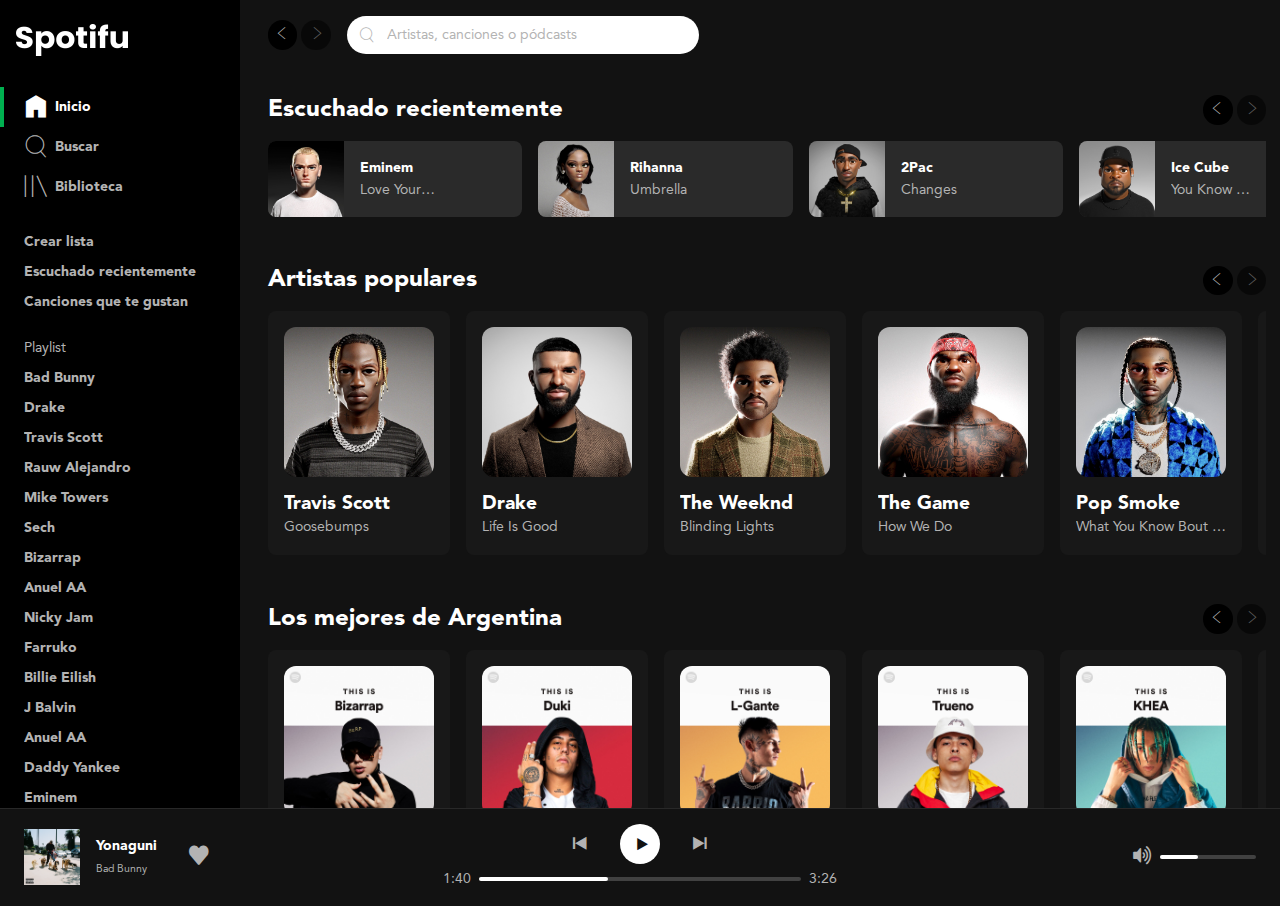
<file: index.html>
<!DOCTYPE html>
<html lang="es">
<head>
    <meta charset="UTF-8">
    <meta http-equiv="X-UA-Compatible" content="IE=edge">
    <meta name="viewport" content="width=device-width, initial-scale=1.0">
    <link rel="stylesheet" href="./css/index.css">
    <title>Spotifu</title>
    <meta name="author" content="Alexis Paez">
    <meta property="og:title" content="Mi proyecto del curso Flexbox Layout y Componentes">
    <meta property="og:type" content="website">
    <meta property="og:url" content="https://alexispaez11.github.io/Flexbox-Layout/">
    <meta property="og:description" content="Todo lo que  necesitas saber sobre Flex y lo necesario de Accesibilidad" />
    <link rel="icon" href="./images/spotify.png" sizes="32x32" type="image/png">
</head>
<body class="body">
    <div class="layout">
        <div class="layout-block">
            <div class="layout-sidebar">
                <div class="sidebar">
                    <header class="logo" role="banner">
                        <a href="index.html" aria-current="page">
                            <img src="./images/spotifu-logo.png" class="logo-image" width="112" height="32px" alt="Logo de Spotifu">
                        </a>
                    </header>
                
                    <nav class="menu" aria-label="Principal">
                        <ul class="menu-list">
                            <li class="menuItem is-active">
                                <a href="index.html" class="link" aria-current="page">
                                    <i class="icon-home" aria-hidden="true"></i>
                                    <span>Inicio</span>
                                </a>
                            </li>
                            <li class="menuItem">
                                <a href="index.html" class="link" aria-current="page">
                                    <i class="icon-search" aria-hidden="true"></i>
                                    <span>Buscar</span>
                                </a>
                            </li>
                            <li class="menuItem">
                                <a href="playlist.html" class="link" aria-current="page">
                                    <i class="icon-library" aria-hidden="true"></i>
                                    <span>Biblioteca</span>
                                </a>
                            </li>
                        </ul>
                    </nav>
                
                    <nav class="list" aria-labelledby="library-navigation">
                        <ul class="list-content">
                            <li class="list-item"><span class="ellipsis"><a class="link" href="#">Crear lista</a></span></li>
                            <li class="list-item"><span class="ellipsis"><a class="link" href="#">Escuchado recientemente</a></span></li>
                            <li class="list-item"><span class="ellipsis"><a class="link" href="#">Canciones que te gustan</a></span></li>
                        </ul>
                    </nav>
                
                    <nav class="list" aria-labelledby="playlist-navigation">
                        <h2 class="list-title" id="playlist-navigation">Playlist</h2>
                        <ul class="list-content">
                            <li class="list-item"><span class="ellipsis"><a class="link" href="#">Bad Bunny</a></span></li>
                            <li class="list-item"><span class="ellipsis"><a class="link" href="#">Drake</a></span></li>
                            <li class="list-item"><span class="ellipsis"><a class="link" href="#">Travis Scott</a></span></li>
                            <li class="list-item"><span class="ellipsis"><a class="link" href="#">Rauw Alejandro</a></span></li>
                            <li class="list-item"><span class="ellipsis"><a class="link" href="#">Mike Towers</a></span></li>
                            <li class="list-item"><span class="ellipsis"><a class="link" href="#">Sech</a></span></li>
                            <li class="list-item"><span class="ellipsis"><a class="link" href="#">Bizarrap</a></span></li>
                            <li class="list-item"><span class="ellipsis"><a class="link" href="#">Anuel AA</a></span></li>
                            <li class="list-item"><span class="ellipsis"><a class="link" href="#">Nicky Jam</a></span></li>
                            <li class="list-item"><span class="ellipsis"><a class="link" href="#">Farruko</a></span></li>
                            <li class="list-item"><span class="ellipsis"><a class="link" href="#">Billie Eilish</a></span></li>
                            <li class="list-item"><span class="ellipsis"><a class="link" href="#">J Balvin</a></span></li>
                            <li class="list-item"><span class="ellipsis"><a class="link" href="#">Anuel AA</a></span></li>
                            <li class="list-item"><span class="ellipsis"><a class="link" href="#">Daddy Yankee</a></span></li>
                            <li class="list-item"><span class="ellipsis"><a class="link" href="#">Eminem</a></span></li>
                            <li class="list-item"><span class="ellipsis"><a class="link" href="#">Ozuna</a></span></li>
                            <li class="list-item"><span class="ellipsis"><a class="link" href="#">Maluma</a></span></li>
                            <li class="list-item"><span class="ellipsis"><a class="link" href="#">Karol G</a></span></li>
                            <li class="list-item"><span class="ellipsis"><a class="link" href="#">Arcangel</a></span></li>
                        </ul>
                    </nav>
                </div>     
            </div>

            <div class="layout-main">
                <div class="page">
                    <div class="sticky">
                        <div class="page-block">
                            <header class="header" aria-label="Barra superior y menu del usuario">        
                                <div class="navigation">
                                    <button class="navigation-prev" aria-label="Volver" title="Volver">
                                        <i class="icon-arrowLeft" aria-hidden="true"></i>
                                    </button>
                                    <button class="navigation-next" disabled aria-label="Avanzar" title="Avanzar">
                                        <i class="icon-arrowRight" aria-hidden="true"></i>
                                    </button>
                                </div>
                            
                                <form class="search" action="" role="search" aria-label="Artistas, canciones o pódcasts">
                                    <i class="icon-search" aria-hidden="true"></i>
                                    <!-- <label for="search">Buscar</label> -->
                                    <input id="search" type="search" placeholder="Artistas, canciones o pódcasts">
                                </form>
                            </header>
                        </div>
                    </div>
            
                    <main class="page-block">
                        <section class="playlistList" aria-labelledby="region1">
                            <div class="playlistList-top">
                                <h2 class="playlistList-title" id="region1">Escuchado recientemente</h2>
                                <div class="navigation">
                                    <button class="navigation-prev" aria-label="Volver" title="Volver">
                                        <i class="icon-arrowLeft" aria-hidden="true"></i>
                                    </button>
                                    <button class="navigation-next" disabled aria-label="Avanzar" title="Avanzar">
                                        <i class="icon-arrowRight" aria-hidden="true"></i>
                                    </button>
                                </div>
                            </div>

                            <div class="playlist-container">
                                <div class="playlistList-container">
                                    <div class="playlistB">
                                        <div class="playlistB-cover">
                                            <img src="./images/eminem.jpg" width="76px" height="76px" alt="Eminem">
                                        </div>
                                        <div class="playlistB-details">
                                            <div class="playlistB-information">
                                                <h3 class="playlistB-title">Eminem</h3>
                                                <h4 class="playlistB-description">Love Yourself</h4>
                                            </div>
                                            <div class="playlistB-control">
                                                <button class="buttonIcon is-green" aria-label="Reproducir" title="Reproducir">
                                                    <i class="icon-play" aria-hidden="true"></i>
                                                </button>
                                            </div>
                                        </div>
                                    </div>
                                    
                                    <div class="playlistB">
                                        <div class="playlistB-cover">
                                            <img src="./images/rihanna.jpg" width="76px" height="76px" alt="Rihanna">
                                        </div>
                                        <div class="playlistB-details">
                                            <div class="playlistB-information">
                                                <h3 class="playlistB-title">Rihanna</h3>
                                                <h4 class="playlistB-description">Umbrella</h4>
                                            </div>
                                            <div class="playlistB-control">
                                                <button class="buttonIcon is-green" aria-label="Reproducir" title="Reproducir">
                                                    <i class="icon-play" aria-hidden="true"></i>
                                                </button>
                                            </div>
                                        </div>
                                    </div>
                        
                                    <div class="playlistB">
                                        <div class="playlistB-cover">
                                            <img src="./images/tupac.jpg" width="76px" height="76px" alt="2Pac">
                                        </div>
                                        <div class="playlistB-details">
                                            <div class="playlistB-information">
                                                <h3 class="playlistB-title">2Pac</h3>
                                                <h4 class="playlistB-description">Changes</h4>
                                            </div>
                                            <div class="playlistB-control">
                                                <button class="buttonIcon is-green" aria-label="Reproducir" title="Reproducir">
                                                    <i class="icon-play" aria-hidden="true"></i>
                                                </button>
                                            </div>
                                        </div>
                                    </div>
                        
                                    <div class="playlistB">
                                        <div class="playlistB-cover">
                                            <img src="./images/ice-cube.jpg" width="76px" height="76px" alt="Ice Cube">
                                        </div>
                                        <div class="playlistB-details">
                                            <div class="playlistB-information">
                                                <h3 class="playlistB-title">Ice Cube</h3>
                                                <h4 class="playlistB-description">You Know We Do It</h4>
                                            </div>
                                            <div class="playlistB-control">
                                                <button class="buttonIcon is-green" aria-label="Reproducir" title="Reproducir">
                                                    <i class="icon-play" aria-hidden="true"></i>
                                                </button>
                                            </div>
                                        </div>
                                    </div>
                        
                                    <div class="playlistB">
                                        <div class="playlistB-cover">
                                            <img src="./images/kendrick-lamar.jpg" width="76px" height="76px" alt="Travis Scott">
                                        </div>
                                        <div class="playlistB-details">
                                            <div class="playlistB-information">
                                                <h3 class="playlistB-title">Kendrick Lamar</h3>
                                                <h4 class="playlistB-description">All The Stars</h4>
                                            </div>
                                            <div class="playlistB-control">
                                                <button class="buttonIcon is-green" aria-label="Reproducir" title="Reproducir">
                                                    <i class="icon-play" aria-hidden="true"></i>
                                                </button>
                                            </div>
                                        </div>
                                    </div>
                                </div>
                            </div>
                        </section>
                        
                        <section class="playlistList" aria-labelledby="region2">
                            <div class="playlistList-top">
                                <h2 class="playlistList-title" id="region2">Artistas populares</h2>
                                <div class="navigation">
                                    <button class="navigation-prev" aria-label="Volver" title="Volver">
                                        <i class="icon-arrowLeft" aria-hidden="true"></i>
                                    </button>
                                    <button class="navigation-next" disabled aria-label="Avanzar" title="Avanzar">
                                        <i class="icon-arrowRight" aria-hidden="true"></i>
                                    </button>
                                </div>
                            </div>
                            <div class="playlist-container">
                                <div class="playlistList-container">
                                    <div class="playlistA">
                                        <div class="playlistA-cover">
                                            <img src="./images/travis-scott.jpg" width="150px" height="150px" alt="Travis Scott">
                                            <button class="buttonIcon is-green" aria-label="Reproducir" title="Reproducir">
                                                <i class="icon-play" aria-hidden="true"></i>
                                            </button>
                                        </div>
                                        <h3 class="playlistA-title">Travis Scott</h3>
                                        <h4 class="playlistA-description">Goosebumps</h4>
                                    </div>
                                    
                                    <div class="playlistA">
                                        <div class="playlistA-cover">
                                            <img src="./images/drake.jpg" width="150px" height="150px" alt="Drake">
                                            <button class="buttonIcon is-green" aria-label="Reproducir" title="Reproducir">
                                                <i class="icon-play" aria-hidden="true"></i>
                                            </button>
                                        </div>
                                        <h3 class="playlistA-title">Drake</h3>
                                        <h4 class="playlistA-description">Life Is Good</h4>
                                    </div>
                        
                                    <div class="playlistA">
                                        <div class="playlistA-cover">
                                            <img src="./images/the-weeknd.jpg" width="150px" height="150px" alt="The Weeknd">
                                            <button class="buttonIcon is-green" aria-label="Reproducir" title="Reproducir">
                                                <i class="icon-play" aria-hidden="true"></i>
                                            </button>
                                        </div>
                                        <h3 class="playlistA-title">The Weeknd</h3>
                                        <h4 class="playlistA-description">Blinding Lights</h4>
                                    </div>
                        
                                    <div class="playlistA">
                                        <div class="playlistA-cover">
                                            <img src="./images/the-game.jpg" width="150px" height="150px" alt="The Game">
                                            <button class="buttonIcon is-green" aria-label="Reproducir" title="Reproducir">
                                                <i class="icon-play" aria-hidden="true"></i>
                                            </button>
                                        </div>
                                        <h3 class="playlistA-title">The Game</h3>
                                        <h4 class="playlistA-description">How We Do</h4>
                                    </div>
                        
                                    <div class="playlistA">
                                        <div class="playlistA-cover">
                                            <img src="./images/pop-smoke.jpg" width="150px" height="150px" alt="Pop Smoke">
                                            <button class="buttonIcon is-green" aria-label="Reproducir" title="Reproducir">
                                                <i class="icon-play" aria-hidden="true"></i>
                                            </button>
                                        </div>
                                        <h3 class="playlistA-title">Pop Smoke</h3>
                                        <h4 class="playlistA-description">What You Know Bout Love</h4>
                                    </div>
                        
                                    <div class="playlistA">
                                        <div class="playlistA-cover">
                                            <img src="./images/nicki-minaj.jpg" width="150px" height="150px" alt="Nicki Minaj">
                                            <button class="buttonIcon is-green" aria-label="Reproducir" title="Reproducir">
                                                <i class="icon-play" aria-hidden="true"></i>
                                            </button>
                                        </div>
                                        <h3 class="playlistA-title">Nicki Minaj</h3>
                                        <h4 class="playlistA-description">Tusa</h4>
                                    </div>
                        
                                    <div class="playlistA">
                                        <div class="playlistA-cover">
                                            <img src="./images/j-cole.jpg" width="150px" height="150px" alt="J. Cole">
                                            <button class="buttonIcon is-green" aria-label="Reproducir" title="Reproducir">
                                                <i class="icon-play" aria-hidden="true"></i>
                                            </button>
                                        </div>
                                        <h3 class="playlistA-title">J. Cole</h3>
                                        <h4 class="playlistA-description">No Role Modelz</h4>
                                    </div>
                        
                        
                                </div>
                            </div>
                        </section>

                        <section class="playlistList" aria-labelledby="region3">
                            <div class="playlistList-top">
                                <h2 class="playlistList-title" id="region3">Los mejores de Argentina</h2>
                                <div class="navigation">
                                    <button class="navigation-prev" aria-label="Volver" title="Volver">
                                        <i class="icon-arrowLeft" aria-hidden="true"></i>
                                    </button>
                                    <button class="navigation-next" disabled aria-label="Avanzar" title="Avanzar">
                                        <i class="icon-arrowRight" aria-hidden="true"></i>
                                    </button>
                                </div>
                            </div>
                            <div class="playlist-container">
                                <div class="playlistList-container">
                                    <div class="playlistA">
                                        <div class="playlistA-cover">
                                            <img src="./images/bizarrapArtist.jpg" width="150px" height="150px" alt="Bizarrap">
                                            <button class="buttonIcon is-green" aria-label="Reproducir" title="Reproducir">
                                                <i class="icon-play" aria-hidden="true"></i>
                                            </button>
                                        </div>
                                        <h3 class="playlistA-title">Bizarrap</h3>
                                        <!-- <h4 class="playlistA-description"></h4> -->
                                    </div>

                                    <div class="playlistA">
                                        <div class="playlistA-cover">
                                            <img src="./images/dukiArtist.jpg" width="150px" height="150px" alt=">Duki">
                                            <button class="buttonIcon is-green" aria-label="Reproducir" title="Reproducir">
                                                <i class="icon-play" aria-hidden="true"></i>
                                            </button>
                                        </div>
                                        <h3 class="playlistA-title">Duki</h3>
                                        <!-- <h4 class="playlistA-description"></h4> -->
                                    </div>
                                    
                                    <div class="playlistA">
                                        <div class="playlistA-cover">
                                            <img src="./images/lganteArtist.jpg" width="150px" height="150px" alt="L-Gante">
                                            <button class="buttonIcon is-green" aria-label="Reproducir" title="Reproducir">
                                                <i class="icon-play" aria-hidden="true"></i>
                                            </button>
                                        </div>
                                        <h3 class="playlistA-title">L-Gante</h3>
                                        <!-- <h4 class="playlistA-description"></h4> -->
                                    </div>

                                    <div class="playlistA">
                                        <div class="playlistA-cover">
                                            <img src="./images/truenoArtist.jpg" width="150px" height="150px" alt="Trueno">
                                            <button class="buttonIcon is-green" aria-label="Reproducir" title="Reproducir">
                                                <i class="icon-play" aria-hidden="true"></i>
                                            </button>
                                        </div>
                                        <h3 class="playlistA-title">Trueno</h3>
                                        <!-- <h4 class="playlistA-description"></h4> -->
                                    </div>
                        
                                    <div class="playlistA">
                                        <div class="playlistA-cover">
                                            <img src="./images/KheaArtist.jpg" width="150px" height="150px" alt="Khea">
                                            <button class="buttonIcon is-green" aria-label="Reproducir" title="Reproducir">
                                                <i class="icon-play" aria-hidden="true"></i>
                                            </button>
                                        </div>
                                        <h3 class="playlistA-title">Khea</h3>
                                        <!-- <h4 class="playlistA-description"></h4> -->
                                    </div>
                        
                                    <div class="playlistA">
                                        <div class="playlistA-cover">
                                            <img src="./images/tiagopzkArtist.jpg" width="150px" height="150px" alt="Tiago PZK">
                                            <button class="buttonIcon is-green" aria-label="Reproducir" title="Reproducir">
                                                <i class="icon-play" aria-hidden="true"></i>
                                            </button>
                                        </div>
                                        <h3 class="playlistA-title">Tiago PSK</h3>
                                        <!-- <h4 class="playlistA-description"></h4> -->
                                    </div>
                        
                                    <div class="playlistA">
                                        <div class="playlistA-cover">
                                            <img src="./images/nickinicoleArtist.jpg" width="150px" height="150px" alt="Nicki Nicole">
                                            <button class="buttonIcon is-green" aria-label="Reproducir" title="Reproducir">
                                                <i class="icon-play" aria-hidden="true"></i>
                                            </button>
                                        </div>
                                        <h3 class="playlistA-title">Nicki Nicole</h3>
                                        <!-- <h4 class="playlistA-description"></h4> -->
                                    </div>
                        
                                    <div class="playlistA">
                                        <div class="playlistA-cover">
                                            <img src="./images/paulolondraArtist.jpg" width="150px" height="150px" alt="Paulo Londra">
                                            <button class="buttonIcon is-green" aria-label="Reproducir" title="Reproducir">
                                                <i class="icon-play" aria-hidden="true"></i>
                                            </button>
                                        </div>
                                        <h3 class="playlistA-title">Paulo Londra</h3>
                                        <!-- <h4 class="playlistA-description"></h4> -->
                                    </div>
                        
                                    <div class="playlistA">
                                        <div class="playlistA-cover">
                                            <img src="./images/mariabecerraArtist.jpg" width="150px" height="150px" alt="Maria Becerra">
                                            <button class="buttonIcon is-green" aria-label="Reproducir" title="Reproducir">
                                                <i class="icon-play" aria-hidden="true"></i>
                                            </button>
                                        </div>
                                        <h3 class="playlistA-title">Maria Becerra</h3>
                                        <!-- <h4 class="playlistA-description"></h4> -->
                                    </div>
                                </div>
                            </div>
                        </section>

                        <section class="playlistList" aria-labelledby="region4">
                            <div class="playlistList-top">
                                <h2 class="playlistList-title" id="region4">Top mundial</h2>
                                <div class="navigation">
                                    <button class="navigation-prev" aria-label="Volver" title="Volver">
                                        <i class="icon-arrowLeft" aria-hidden="true"></i>
                                    </button>
                                    <button class="navigation-next" disabled aria-label="Avanzar" title="Avanzar">
                                        <i class="icon-arrowRight" aria-hidden="true"></i>
                                    </button>
                                </div>
                            </div>
                            <div class="playlist-container">
                                <div class="playlistList-container">
                                    <div class="playlistA">
                                        <div class="playlistA-cover">
                                            <img src="./images/marshmelloArtist.jpg" width="150px" height="150px" alt="Marshmello">
                                            <button class="buttonIcon is-green" aria-label="Reproducir" title="Reproducir">
                                                <i class="icon-play" aria-hidden="true"></i>
                                            </button>
                                        </div>
                                        <h3 class="playlistA-title">Marshmello</h3>
                                        <!-- <h4 class="playlistA-description"></h4> -->
                                    </div>

                                    <div class="playlistA">
                                        <div class="playlistA-cover">
                                            <img src="./images/arianagrandeArtist.jpg" width="150px" height="150px" alt=">Ariana Grande">
                                            <button class="buttonIcon is-green" aria-label="Reproducir" title="Reproducir">
                                                <i class="icon-play" aria-hidden="true"></i>
                                            </button>
                                        </div>
                                        <h3 class="playlistA-title">Ariana Grande</h3>
                                        <!-- <h4 class="playlistA-description"></h4> -->
                                    </div>
                                    
                                    <div class="playlistA">
                                        <div class="playlistA-cover">
                                            <img src="./images/edsheeranArtist.jpg" width="150px" height="150px" alt="Ed Sheeran">
                                            <button class="buttonIcon is-green" aria-label="Reproducir" title="Reproducir">
                                                <i class="icon-play" aria-hidden="true"></i>
                                            </button>
                                        </div>
                                        <h3 class="playlistA-title">Ed Sheeran</h3>
                                        <!-- <h4 class="playlistA-description"></h4> -->
                                    </div>
                        
                                    <div class="playlistA">
                                        <div class="playlistA-cover">
                                            <img src="./images/zaynArtist.jpg" width="150px" height="150px" alt="ZAYN">
                                            <button class="buttonIcon is-green" aria-label="Reproducir" title="Reproducir">
                                                <i class="icon-play" aria-hidden="true"></i>
                                            </button>
                                        </div>
                                        <h3 class="playlistA-title">ZAYN</h3>
                                        <!-- <h4 class="playlistA-description"></h4> -->
                                    </div>
                        
                                    <div class="playlistA">
                                        <div class="playlistA-cover">
                                            <img src="./images/PNLArtist.jpg" width="150px" height="150px" alt="PNL">
                                            <button class="buttonIcon is-green" aria-label="Reproducir" title="Reproducir">
                                                <i class="icon-play" aria-hidden="true"></i>
                                            </button>
                                        </div>
                                        <h3 class="playlistA-title">PNL</h3>
                                        <!-- <h4 class="playlistA-description"></h4> -->
                                    </div>

                                    <div class="playlistA">
                                        <div class="playlistA-cover">
                                            <img src="./images/alanwalkerArtist.jpg" width="150px" height="150px" alt="Alan Walker">
                                            <button class="buttonIcon is-green" aria-label="Reproducir" title="Reproducir">
                                                <i class="icon-play" aria-hidden="true"></i>
                                            </button>
                                        </div>
                                        <h3 class="playlistA-title">Alan Walker</h3>
                                        <!-- <h4 class="playlistA-description"></h4> -->
                                    </div>
                        
                                    <div class="playlistA">
                                        <div class="playlistA-cover">
                                            <img src="./images/billieeilishArtist.jpg" width="150px" height="150px" alt="Billie Eilish">
                                            <button class="buttonIcon is-green" aria-label="Reproducir" title="Reproducir">
                                                <i class="icon-play" aria-hidden="true"></i>
                                            </button>
                                        </div>
                                        <h3 class="playlistA-title">Billie Eilish</h3>
                                        <!-- <h4 class="playlistA-description"></h4> -->
                                    </div>

                                    <div class="playlistA">
                                        <div class="playlistA-cover">
                                            <img src="./images/rosaliaArtist.jpg" width="150px" height="150px" alt="Rosalía">
                                            <button class="buttonIcon is-green" aria-label="Reproducir" title="Reproducir">
                                                <i class="icon-play" aria-hidden="true"></i>
                                            </button>
                                        </div>
                                        <h3 class="playlistA-title">Rosalía</h3>
                                        <!-- <h4 class="playlistA-description"></h4> -->
                                    </div>

                                    <div class="playlistA">
                                        <div class="playlistA-cover">
                                            <img src="./images/selenagomezArtist.jpg" width="150px" height="150px" alt="Selena Gomez">
                                            <button class="buttonIcon is-green" aria-label="Reproducir" title="Reproducir">
                                                <i class="icon-play" aria-hidden="true"></i>
                                            </button>
                                        </div>
                                        <h3 class="playlistA-title">Selena Gomez</h3>
                                        <!-- <h4 class="playlistA-description"></h4> -->
                                    </div>
                                </div>
                            </div>
                        </section>

                        <section class="playlistList" aria-labelledby="region5">
                            <div class="playlistList-top">
                                <h2 class="playlistList-title" id="region5">Éxitos de Latinoamérica</h2>
                                <div class="navigation">
                                    <button class="navigation-prev" aria-label="Volver" title="Volver">
                                        <i class="icon-arrowLeft" aria-hidden="true"></i>
                                    </button>
                                    <button class="navigation-next" disabled aria-label="Avanzar" title="Avanzar">
                                        <i class="icon-arrowRight" aria-hidden="true"></i>
                                    </button>
                                </div>
                            </div>
                            <div class="playlist-container">
                                <div class="playlistList-container">
                                    <div class="playlistA">
                                        <div class="playlistA-cover">
                                            <img src="./images/badbunnyArtist.jpg" width="150px" height="150px" alt="Bad Bunny">
                                            <button class="buttonIcon is-green" aria-label="Reproducir" title="Reproducir">
                                                <i class="icon-play" aria-hidden="true"></i>
                                            </button>
                                        </div>
                                        <h3 class="playlistA-title">Bad Bunny</h3>
                                        <!-- <h4 class="playlistA-description"></h4> -->
                                    </div>

                                    <div class="playlistA">
                                        <div class="playlistA-cover">
                                            <img src="./images/anuelaaArtist.jpg" width="150px" height="150px" alt=">Anuel AA">
                                            <button class="buttonIcon is-green" aria-label="Reproducir" title="Reproducir">
                                                <i class="icon-play" aria-hidden="true"></i>
                                            </button>
                                        </div>
                                        <h3 class="playlistA-title">Anuel AA</h3>
                                        <!-- <h4 class="playlistA-description"></h4> -->
                                    </div>
                                    
                                    <div class="playlistA">
                                        <div class="playlistA-cover">
                                            <img src="./images/rauwalejandroArtist.jpg" width="150px" height="150px" alt="Rauw Alejandro">
                                            <button class="buttonIcon is-green" aria-label="Reproducir" title="Reproducir">
                                                <i class="icon-play" aria-hidden="true"></i>
                                            </button>
                                        </div>
                                        <h3 class="playlistA-title">Rauw Alejandro</h3>
                                        <!-- <h4 class="playlistA-description"></h4> -->
                                    </div>
                        
                                    <div class="playlistA">
                                        <div class="playlistA-cover">
                                            <img src="./images/nickyjamArtist.jpg" width="150px" height="150px" alt="Nicky Jam">
                                            <button class="buttonIcon is-green" aria-label="Reproducir" title="Reproducir">
                                                <i class="icon-play" aria-hidden="true"></i>
                                            </button>
                                        </div>
                                        <h3 class="playlistA-title">Nicky Jam</h3>
                                        <!-- <h4 class="playlistA-description"></h4> -->
                                    </div>
                        
                                    <div class="playlistA">
                                        <div class="playlistA-cover">
                                            <img src="./images/karolgArtist.jpg" width="150px" height="150px" alt="Karol G">
                                            <button class="buttonIcon is-green" aria-label="Reproducir" title="Reproducir">
                                                <i class="icon-play" aria-hidden="true"></i>
                                            </button>
                                        </div>
                                        <h3 class="playlistA-title">Karol G</h3>
                                        <!-- <h4 class="playlistA-description"></h4> -->
                                    </div>

                                    <div class="playlistA">
                                        <div class="playlistA-cover">
                                            <img src="./images/ozunaArtist.jpg" width="150px" height="150px" alt="Ozuna">
                                            <button class="buttonIcon is-green" aria-label="Reproducir" title="Reproducir">
                                                <i class="icon-play" aria-hidden="true"></i>
                                            </button>
                                        </div>
                                        <h3 class="playlistA-title">Ozuna</h3>
                                        <!-- <h4 class="playlistA-description"></h4> -->
                                    </div>
                        
                                    <div class="playlistA">
                                        <div class="playlistA-cover">
                                            <img src="./images/lunayArtist.jpg" width="150px" height="150px" alt="Lunay">
                                            <button class="buttonIcon is-green" aria-label="Reproducir" title="Reproducir">
                                                <i class="icon-play" aria-hidden="true"></i>
                                            </button>
                                        </div>
                                        <h3 class="playlistA-title">Lunay</h3>
                                        <!-- <h4 class="playlistA-description"></h4> -->
                                    </div>
                                </div>
                            </div>
                        </section>

                        <section class="playlistList" aria-labelledby="region6">
                            <div class="playlistList-top">
                                <h2 class="playlistList-title" id="region6">Ejercicio</h2>
                                <!-- <div class="navigation">
                                    <button class="navigation-prev" aria-label="Volver" title="Volver">
                                        <i class="icon-arrowLeft" aria-hidden="true"></i>
                                    </button>
                                    <button class="navigation-next" disabled aria-label="Avanzar" title="Avanzar">
                                        <i class="icon-arrowRight" aria-hidden="true"></i>
                                    </button>
                                </div> -->
                            </div>

                            <div class="playlist-container">
                                <div class="playlistList-container">                                  
                                    <div class="playlistB">
                                            <div class="playlistB-cover">
                                                <img src="./images/motivationmixPlaylist.jpg" width="76px" height="76px" alt="Motivation Mix">
                                            </div>
                                            <div class="playlistB-details">
                                                <div class="playlistB-information">
                                                    <h3 class="playlistB-title">Motivation Mix</h3>
                                                    <!-- <h4 class="playlistB-description"></h4> -->
                                                </div>
                                                <div class="playlistB-control">
                                                    <button class="buttonIcon is-green" aria-label="Reproducir" title="Reproducir">
                                                        <i class="icon-play" aria-hidden="true"></i>
                                                    </button>
                                                </div>
                                            </div>
                                    </div>
                                        
                                    <div class="playlistB">
                                            <div class="playlistB-cover">
                                                <img src="./images/beastmodePlaylist.jpg" width="76px" height="76px" alt="Beast Mode">
                                            </div>
                                            <div class="playlistB-details">
                                                <div class="playlistB-information">
                                                    <h3 class="playlistB-title">Beast Mode</h3>
                                                    <!-- <h4 class="playlistB-description"></h4> -->
                                                </div>
                                                <div class="playlistB-control">
                                                    <button class="buttonIcon is-green" aria-label="Reproducir" title="Reproducir">
                                                        <i class="icon-play" aria-hidden="true"></i>
                                                    </button>
                                                </div>
                                            </div>
                                    </div>
                            
                                    <div class="playlistB">
                                            <div class="playlistB-cover">
                                                <img src="./images/powerworkoutPlaylist.jpg" width="76px" height="76px" alt="Power Workout">
                                            </div>
                                            <div class="playlistB-details">
                                                <div class="playlistB-information">
                                                    <h3 class="playlistB-title">Power Workout</h3>
                                                    <!-- <h4 class="playlistB-description"></h4> -->
                                                </div>
                                                <div class="playlistB-control">
                                                    <button class="buttonIcon is-green" aria-label="Reproducir" title="Reproducir">
                                                        <i class="icon-play" aria-hidden="true"></i>
                                                    </button>
                                                </div>
                                            </div>
                                    </div>
                            
                                    <div class="playlistB">
                                            <div class="playlistB-cover">
                                                <img src="./images/latincardioPlaylist.jpg" width="76px" height="76px" alt="Latin Cardio">
                                            </div>
                                            <div class="playlistB-details">
                                                <div class="playlistB-information">
                                                    <h3 class="playlistB-title">Latin Cardio</h3>
                                                    <!-- <h4 class="playlistB-description"></h4> -->
                                                </div>
                                                <div class="playlistB-control">
                                                    <button class="buttonIcon is-green" aria-label="Reproducir" title="Reproducir">
                                                        <i class="icon-play" aria-hidden="true"></i>
                                                    </button>
                                                </div>
                                            </div>
                                    </div>
                                </div>

                                <div class="playlistList-container">
                                    <div class="playlistB">
                                            <div class="playlistB-cover">
                                                <img src="./images/workoutPlaylist.jpg" width="76px" height="76px" alt="Workout">
                                            </div>
                                            <div class="playlistB-details">
                                                <div class="playlistB-information">
                                                    <h3 class="playlistB-title">Workout</h3>
                                                    <!-- <h4 class="playlistB-description"></h4> -->
                                                </div>
                                                <div class="playlistB-control">
                                                    <button class="buttonIcon is-green" aria-label="Reproducir" title="Reproducir">
                                                        <i class="icon-play" aria-hidden="true"></i>
                                                    </button>
                                                </div>
                                            </div>
                                    </div>
                                        
                                    <div class="playlistB">
                                            <div class="playlistB-cover">
                                                <img src="./images/runthisdownPlaylist.jpg" width="76px" height="76px" alt="Run This Town">
                                            </div>
                                            <div class="playlistB-details">
                                                <div class="playlistB-information">
                                                    <h3 class="playlistB-title">Run This Town</h3>
                                                    <!-- <h4 class="playlistB-description"></h4> -->
                                                </div>
                                                <div class="playlistB-control">
                                                    <button class="buttonIcon is-green" aria-label="Reproducir" title="Reproducir">
                                                        <i class="icon-play" aria-hidden="true"></i>
                                                    </button>
                                                </div>
                                            </div>
                                    </div>

                                    <div class="playlistB">
                                            <div class="playlistB-cover">
                                                <img src="./images/powerohourPlaylist.jpg" width="76px" height="76px" alt="Power Hour">
                                            </div>
                                            <div class="playlistB-details">
                                                <div class="playlistB-information">
                                                    <h3 class="playlistB-title">Power Hour</h3>
                                                    <!-- <h4 class="playlistB-description"></h4> -->
                                                </div>
                                                <div class="playlistB-control">
                                                    <button class="buttonIcon is-green" aria-label="Reproducir" title="Reproducir">
                                                        <i class="icon-play" aria-hidden="true"></i>
                                                    </button>
                                                </div>
                                            </div>
                                    </div>                                    
                            
                                    <div class="playlistB">
                                            <div class="playlistB-cover">
                                                <img src="./images/workouttwerkoutPlaylist.jpg" width="76px" height="76px" alt="Workout Twerkout">
                                            </div>
                                            <div class="playlistB-details">
                                                <div class="playlistB-information">
                                                    <h3 class="playlistB-title">Workout Twerkout</h3>
                                                    <!-- <h4 class="playlistB-description"></h4> -->
                                                </div>
                                                <div class="playlistB-control">
                                                    <button class="buttonIcon is-green" aria-label="Reproducir" title="Reproducir">
                                                        <i class="icon-play" aria-hidden="true"></i>
                                                    </button>
                                                </div>
                                            </div>
                                    </div>
                                </div>
                            </div>
                        </section>
                    </main>
                </div>            
            </div>
        </div>

        <div class="layout-block">
            <footer class="layout-bottom">
                <div class="player">
                    <div class="player-nowPlaying">
                        <div class="nowPlaying">
                            <div class="nowPlaying-cover">
                                <a href="playlist.html">
                                    <img src="./images/Yonaguni.png" alt="Portada de Yonaguni de Badd Bunny" title="Portada de Yonaguni de Badd Bunny">
                                </a>
                            </div>
                            <div class="nowPlaying-details">
                                <div class="nowPlaying-description">
                                    <a href="playlist.html" class="nowPlaying-title">Yonaguni</a>
                                    <a href="playlist.html" class="nowPlaying-artist">Bad Bunny</a>
                                </div>
                                <div class="nowPlaying-actions">
                                    <button class="player-control" role="switch" aria-checked="false" aria-label="Guardar en tus me gustas" title="Guardar en tus me gustas">
                                    <i class="icon-heart" aria-hidden="true"></i>
                                </div>
                            </div>
                        </div>
                    </div>
        
                    <div class="player-playerControls">
                        <div class="playerControls">
                            <div class="playerControls-buttons" aria-label="Controles de reproduccion">
                                <button class="buttonIcon" aria-label="Anterior" title="Anterior">
                                    <i class="icon-prev" aria-hidden="true"></i>
                                </button>
                                <button class="buttonIcon is-white" aria-label="Reproducir" title="Reproducir">
                                    <i class="icon-play" aria-hidden="true"></i>
                                </button>
                                <button class="buttonIcon" aria-label="Siguiente" title="Siguiente">
                                    <i class="icon-next" aria-hidden="true"></i>
                                </button>
                            </div>
                            <div class="playerPlayback">
                                <span class="playerPlayback-progresTime">1:40</span>
                                <div class="playerPlayback-slider">
                                    <div class="slider">
                                        <div class="slider-progress">
                                            <button class="slider-button" aria-label="Controlar el progreso de la reproduccion"></button>
                                        </div>
                                    </div>
                                </div>
                                <span class="playerPlayback-progresTime">3:26</span>
                            </div>
                        </div>
                    </div>
        
                    <div class="player-playerVolume">
                        <div class="playerVolume">
                            <button class="player-control" aria-label="Silenciar" aria-describedby="volumen-icon">
                            <i class="icon-volumeUp" id="volumen-icon" role="presentation" aria-label="Volumen alto"></i>
                            </button>
                            <div class="playerVolume-slider">
                                <div class="slider">
                                    <div class="slider-progress">
                                        <button class="slider-button" aria-label="Controlar el progreso de la reproduccion"></button>
                                    </div>
                                </div>
                            </div>
                        </div>
                    </div>
                </div>
            </footer>
        </div>
    </div>
</body>
</html>
</file>
<file: css/index.css>
@import url(./icons.css);
@import url(./fonts.css);
@import url(./body.css);
@import url(./link.css);
@import url(./button-icon.css);
@import url(./sidebar.css);
@import url(./player.css);
@import url(./page.css);
@import url(./layout.css);
@import url(./scrollbar.css);

@import url(./playlistHeader.css);
@import url(./playlistTable.css);
@import url(./playlistA.css);
@import url(./LayoutHeader.css);




:root {
    --green: #00b050; 
    --white: #ffffff; 
    --gray10: #b3b3b3; 
    --gray20: #737373; 
    --gray30: #282828; 
    --gray40: #181818; 
    --gray50: #121212; 
    --gray60: #000000;
    --FontFamily: Avenir, Helvetica, Sans-serif;
    --headline1: bold 2rem/normal var(--FontFamily); 
    --headline2: bold 1.5rem/1.75rem var(--FontFamily); 
    /* --subtitle2: roman 0.75rem/normal var(--baseFontFamily);  */
    --basefont-bold: bold 0.875rem/1.375rem var(--FontFamily); 
    --basefont-normal: normal 0.875rem/1.375rem var(--FontFamily); 
    --basefont-small: normal 0.75em/normal var(--FontFamily); 
    --button: bold 0.875rem/1rem var(--FontFamily); 
    ;   
}

@media screen and  (min-width: 1440px) {
    :root {
      font-size: 18px;
    }
  }
</file>
